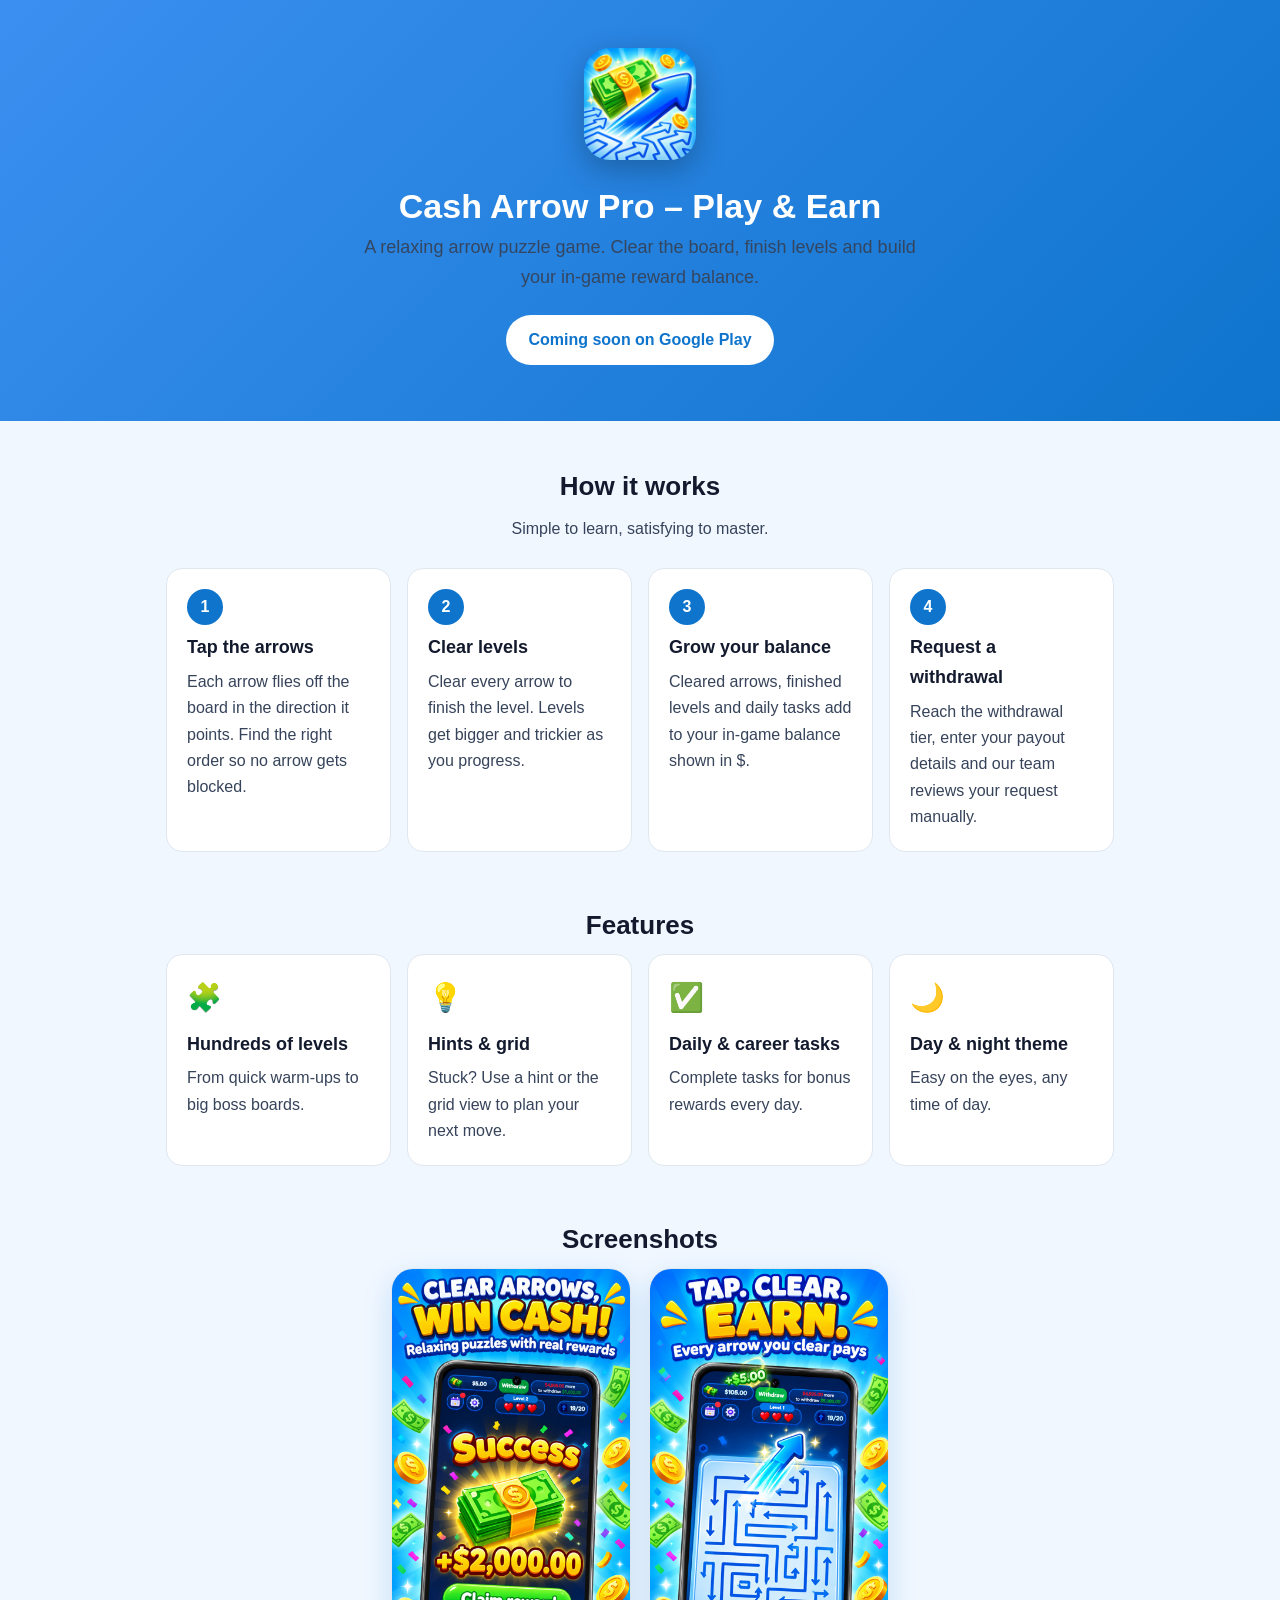
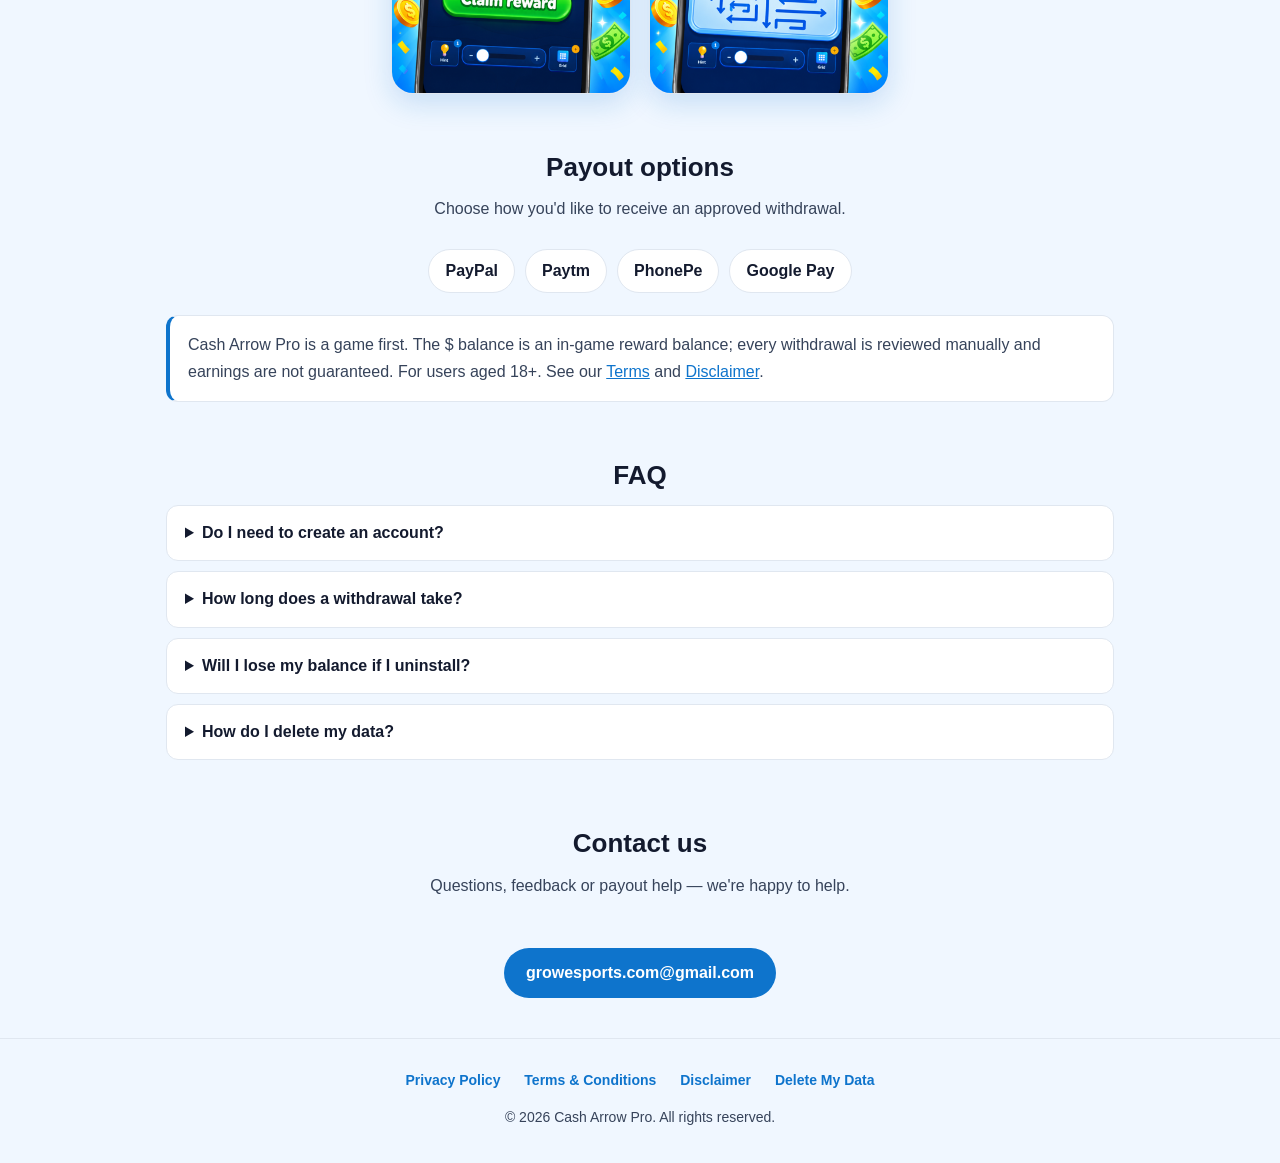
<file: index.html>
<!doctype html>
<html lang="en">
<head>
<meta charset="utf-8">
<meta name="viewport" content="width=device-width, initial-scale=1">
<title>Cash Arrow Pro – Play &amp; Earn</title>
<meta name="description" content="Cash Arrow Pro – Play & Earn: a relaxing arrow puzzle game. Clear arrows, finish levels, complete tasks and build your in-game reward balance.">
<link rel="icon" href="img/icon.png">
<link rel="stylesheet" href="style.css">
<style>
  .hero { background: linear-gradient(135deg, #3b8ff0, #0e74cc); color: #fff; padding: 48px 16px 56px; text-align: center; }
  .hero img.logo { width: 112px; height: 112px; border-radius: 26px; box-shadow: 0 10px 30px rgba(0,0,0,.25); }
  .hero h1 { margin: 18px 0 6px; font-size: 34px; line-height: 1.2; }
  .hero .tag { margin: 0 auto; max-width: 560px; font-size: 18px; opacity: .95; }
  .badge { display: inline-block; margin-top: 22px; padding: 12px 22px; border-radius: 999px; background: #fff; color: #0e74cc; font-weight: 700; }
  .wrap { max-width: 980px; margin: 0 auto; padding: 0 16px; }
  section { padding: 44px 0 8px; }
  section > h2 { text-align: center; font-size: 26px; margin: 0 0 8px; color: var(--ink); }
  section > .sub { text-align: center; margin: 0 auto 26px; max-width: 620px; }
  .grid { display: grid; gap: 16px; grid-template-columns: repeat(auto-fit, minmax(220px, 1fr)); }
  .card { background: var(--card); border: 1px solid var(--line); border-radius: 16px; padding: 20px; }
  .card h3 { margin: 8px 0 6px; font-size: 18px; color: var(--ink); }
  .card p { margin: 0; }
  .num { display: inline-grid; place-items: center; width: 36px; height: 36px; border-radius: 50%; background: #0e74cc; color: #fff; font-weight: 700; }
  .emoji { font-size: 28px; }
  .shots { display: flex; gap: 18px; justify-content: center; flex-wrap: wrap; }
  .shots img { width: 240px; max-width: 44vw; border-radius: 22px; border: 1px solid var(--line); box-shadow: 0 10px 28px rgba(14,116,204,.18); }
  .methods { display: flex; flex-wrap: wrap; gap: 10px; justify-content: center; }
  .methods span { background: var(--card); border: 1px solid var(--line); border-radius: 999px; padding: 8px 16px; font-weight: 600; color: var(--ink); }
  .note { background: var(--card); border: 1px solid var(--line); border-left: 4px solid #0e74cc; border-radius: 12px; padding: 16px 18px; margin-top: 22px; }
  details { background: var(--card); border: 1px solid var(--line); border-radius: 12px; padding: 14px 18px; margin-bottom: 10px; }
  summary { cursor: pointer; font-weight: 600; color: var(--ink); }
  details p { margin: 10px 0 0; }
  .contact { text-align: center; padding-bottom: 40px; }
  .site-footer { border-top: 1px solid var(--line); padding: 26px 16px 34px; text-align: center; font-size: 14px; color: var(--soft); }
  .site-footer .links a { display: inline-block; margin: 4px 10px; color: var(--primary); font-weight: 600; text-decoration: none; }
  .site-footer p { margin: 10px 0 0; }
</style>
</head>
<body>

<div class="hero">
  <img class="logo" src="img/icon.png" alt="Cash Arrow Pro icon">
  <h1>Cash Arrow Pro – Play &amp; Earn</h1>
  <p class="tag">A relaxing arrow puzzle game. Clear the board, finish levels and build your in-game reward balance.</p>
  <span class="badge">Coming soon on Google Play</span>
</div>

<div class="wrap">

  <section>
    <h2>How it works</h2>
    <p class="sub">Simple to learn, satisfying to master.</p>
    <div class="grid">
      <div class="card"><span class="num">1</span><h3>Tap the arrows</h3><p>Each arrow flies off the board in the direction it points. Find the right order so no arrow gets blocked.</p></div>
      <div class="card"><span class="num">2</span><h3>Clear levels</h3><p>Clear every arrow to finish the level. Levels get bigger and trickier as you progress.</p></div>
      <div class="card"><span class="num">3</span><h3>Grow your balance</h3><p>Cleared arrows, finished levels and daily tasks add to your in-game balance shown in $.</p></div>
      <div class="card"><span class="num">4</span><h3>Request a withdrawal</h3><p>Reach the withdrawal tier, enter your payout details and our team reviews your request manually.</p></div>
    </div>
  </section>

  <section>
    <h2>Features</h2>
    <div class="grid">
      <div class="card"><div class="emoji">🧩</div><h3>Hundreds of levels</h3><p>From quick warm-ups to big boss boards.</p></div>
      <div class="card"><div class="emoji">💡</div><h3>Hints &amp; grid</h3><p>Stuck? Use a hint or the grid view to plan your next move.</p></div>
      <div class="card"><div class="emoji">✅</div><h3>Daily &amp; career tasks</h3><p>Complete tasks for bonus rewards every day.</p></div>
      <div class="card"><div class="emoji">🌙</div><h3>Day &amp; night theme</h3><p>Easy on the eyes, any time of day.</p></div>
    </div>
  </section>

  <section>
    <h2>Screenshots</h2>
    <div class="shots">
      <img src="img/shot1.png" alt="Cash Arrow Pro gameplay screenshot" loading="lazy">
      <img src="img/shot2.png" alt="Cash Arrow Pro screenshot" loading="lazy">
    </div>
  </section>

  <section>
    <h2>Payout options</h2>
    <p class="sub">Choose how you'd like to receive an approved withdrawal.</p>
    <div class="methods"><span>PayPal</span><span>Paytm</span><span>PhonePe</span><span>Google Pay</span></div>
    <div class="note"><p style="margin:0">Cash Arrow Pro is a game first. The $ balance is an in-game reward balance; every withdrawal is reviewed manually and earnings are not guaranteed. For users aged 18+. See our <a href="terms.html">Terms</a> and <a href="disclaimer.html">Disclaimer</a>.</p></div>
  </section>

  <section>
    <h2>FAQ</h2>
    <details><summary>Do I need to create an account?</summary><p>No. There is no login. Your progress is saved on your device and you get a User ID (Settings → User ID).</p></details>
    <details><summary>How long does a withdrawal take?</summary><p>Each request is reviewed by our team before payment, so it can take some time. We'll contact you on the email you entered if we need anything.</p></details>
    <details><summary>Will I lose my balance if I uninstall?</summary><p>Yes. Your balance is stored on your device, so uninstalling or clearing app data removes it.</p></details>
    <details><summary>How do I delete my data?</summary><p>Follow the steps on our <a href="delete-data.html">Delete My Data</a> page.</p></details>
  </section>

  <section class="contact">
    <h2>Contact us</h2>
    <p class="sub">Questions, feedback or payout help — we're happy to help.</p>
    <a class="badge" style="background:#0e74cc;color:#fff;text-decoration:none" href="mailto:growesports.com@gmail.com">growesports.com@gmail.com</a>
  </section>

</div>

<footer class="site-footer">
  <div class="links">
    <a href="privacy.html">Privacy Policy</a>
    <a href="terms.html">Terms &amp; Conditions</a>
    <a href="disclaimer.html">Disclaimer</a>
    <a href="delete-data.html">Delete My Data</a>
  </div>
  <p>© 2026 Cash Arrow Pro. All rights reserved.</p>
</footer>

</body>
</html>
</file>
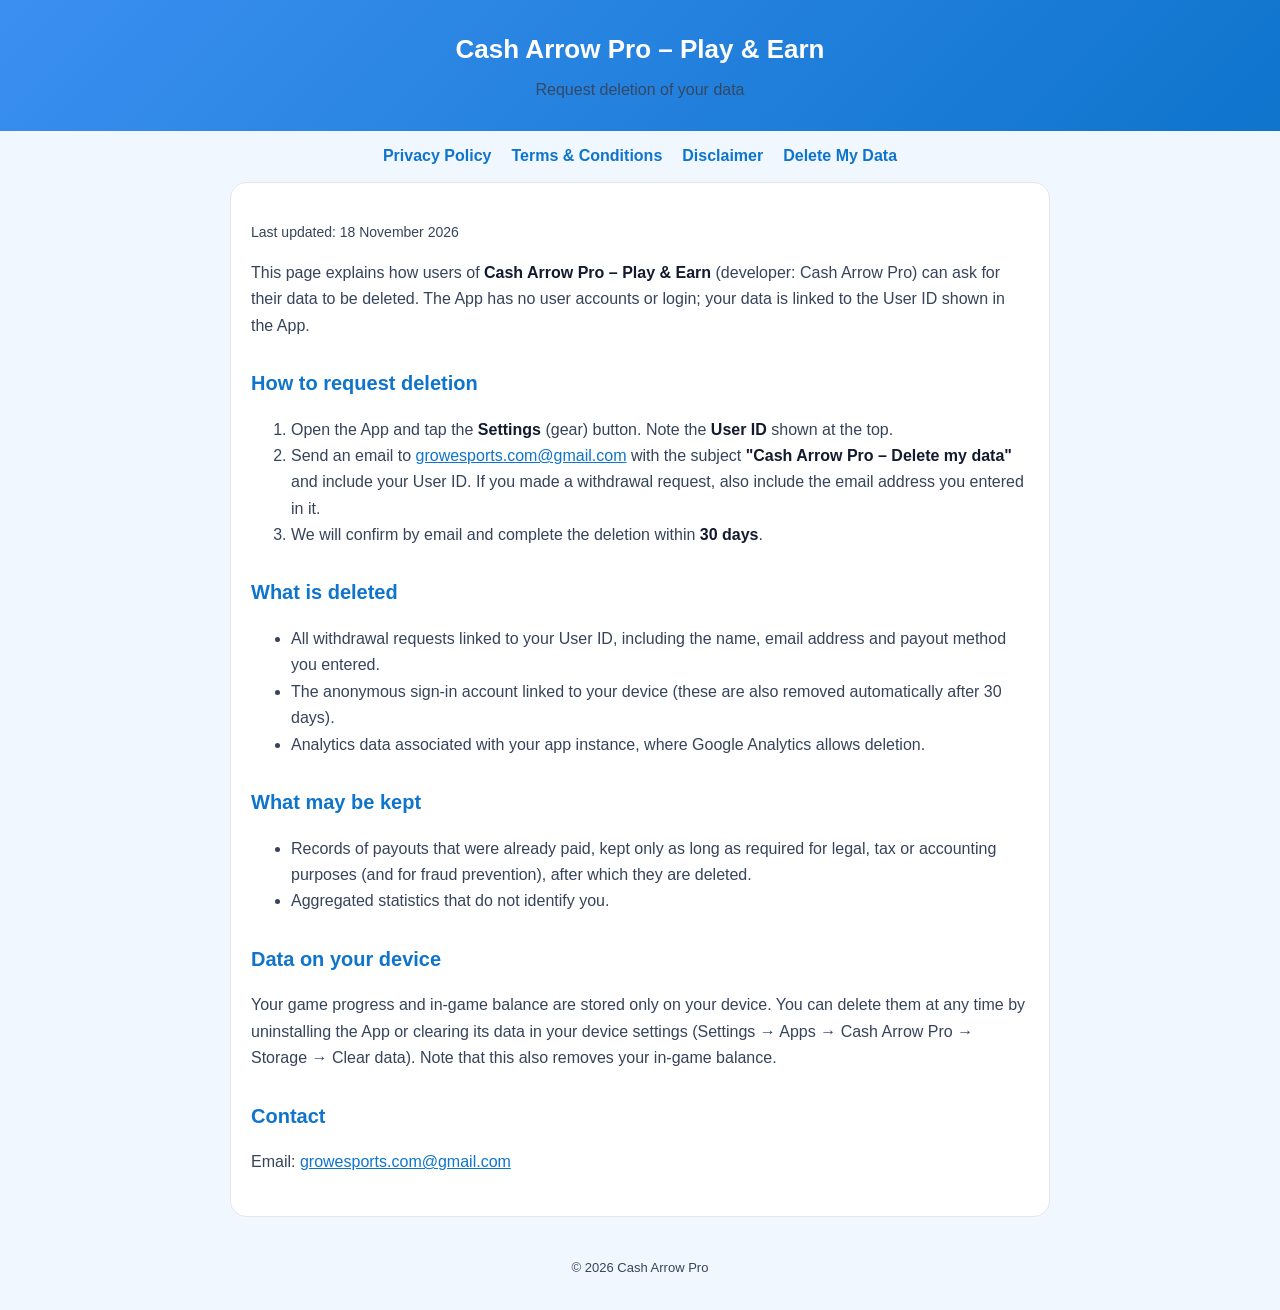
<file: delete-data.html>
<!doctype html>
<html lang="en">
<head>
<meta charset="utf-8">
<meta name="viewport" content="width=device-width, initial-scale=1">
<title>Delete Your Data – Cash Arrow Pro</title>
<link rel="stylesheet" href="style.css">
</head>
<body>
<header>
  <h1>Cash Arrow Pro – Play &amp; Earn</h1>
  <p>Request deletion of your data</p>
</header>
<nav><a href="privacy.html">Privacy Policy</a><a href="terms.html">Terms &amp; Conditions</a><a href="disclaimer.html">Disclaimer</a><a href="delete-data.html">Delete My Data</a></nav>
<main>
<p class="updated">Last updated: 18 November 2026</p>

<p>This page explains how users of <strong>Cash Arrow Pro – Play &amp; Earn</strong> (developer: Cash Arrow Pro) can ask for their data to be deleted. The App has no user accounts or login; your data is linked to the User ID shown in the App.</p>

<h2>How to request deletion</h2>
<ol>
  <li>Open the App and tap the <strong>Settings</strong> (gear) button. Note the <strong>User ID</strong> shown at the top.</li>
  <li>Send an email to <a href="mailto:growesports.com@gmail.com?subject=Cash%20Arrow%20Pro%20-%20Delete%20my%20data">growesports.com@gmail.com</a> with the subject <strong>"Cash Arrow Pro – Delete my data"</strong> and include your User ID. If you made a withdrawal request, also include the email address you entered in it.</li>
  <li>We will confirm by email and complete the deletion within <strong>30 days</strong>.</li>
</ol>

<h2>What is deleted</h2>
<ul>
  <li>All withdrawal requests linked to your User ID, including the name, email address and payout method you entered.</li>
  <li>The anonymous sign-in account linked to your device (these are also removed automatically after 30 days).</li>
  <li>Analytics data associated with your app instance, where Google Analytics allows deletion.</li>
</ul>

<h2>What may be kept</h2>
<ul>
  <li>Records of payouts that were already paid, kept only as long as required for legal, tax or accounting purposes (and for fraud prevention), after which they are deleted.</li>
  <li>Aggregated statistics that do not identify you.</li>
</ul>

<h2>Data on your device</h2>
<p>Your game progress and in-game balance are stored only on your device. You can delete them at any time by uninstalling the App or clearing its data in your device settings (Settings → Apps → Cash Arrow Pro → Storage → Clear data). Note that this also removes your in-game balance.</p>

<h2>Contact</h2>
<p>Email: <a href="mailto:growesports.com@gmail.com">growesports.com@gmail.com</a></p>
</main>
<footer>© 2026 Cash Arrow Pro</footer>
</body>
</html>
</file>
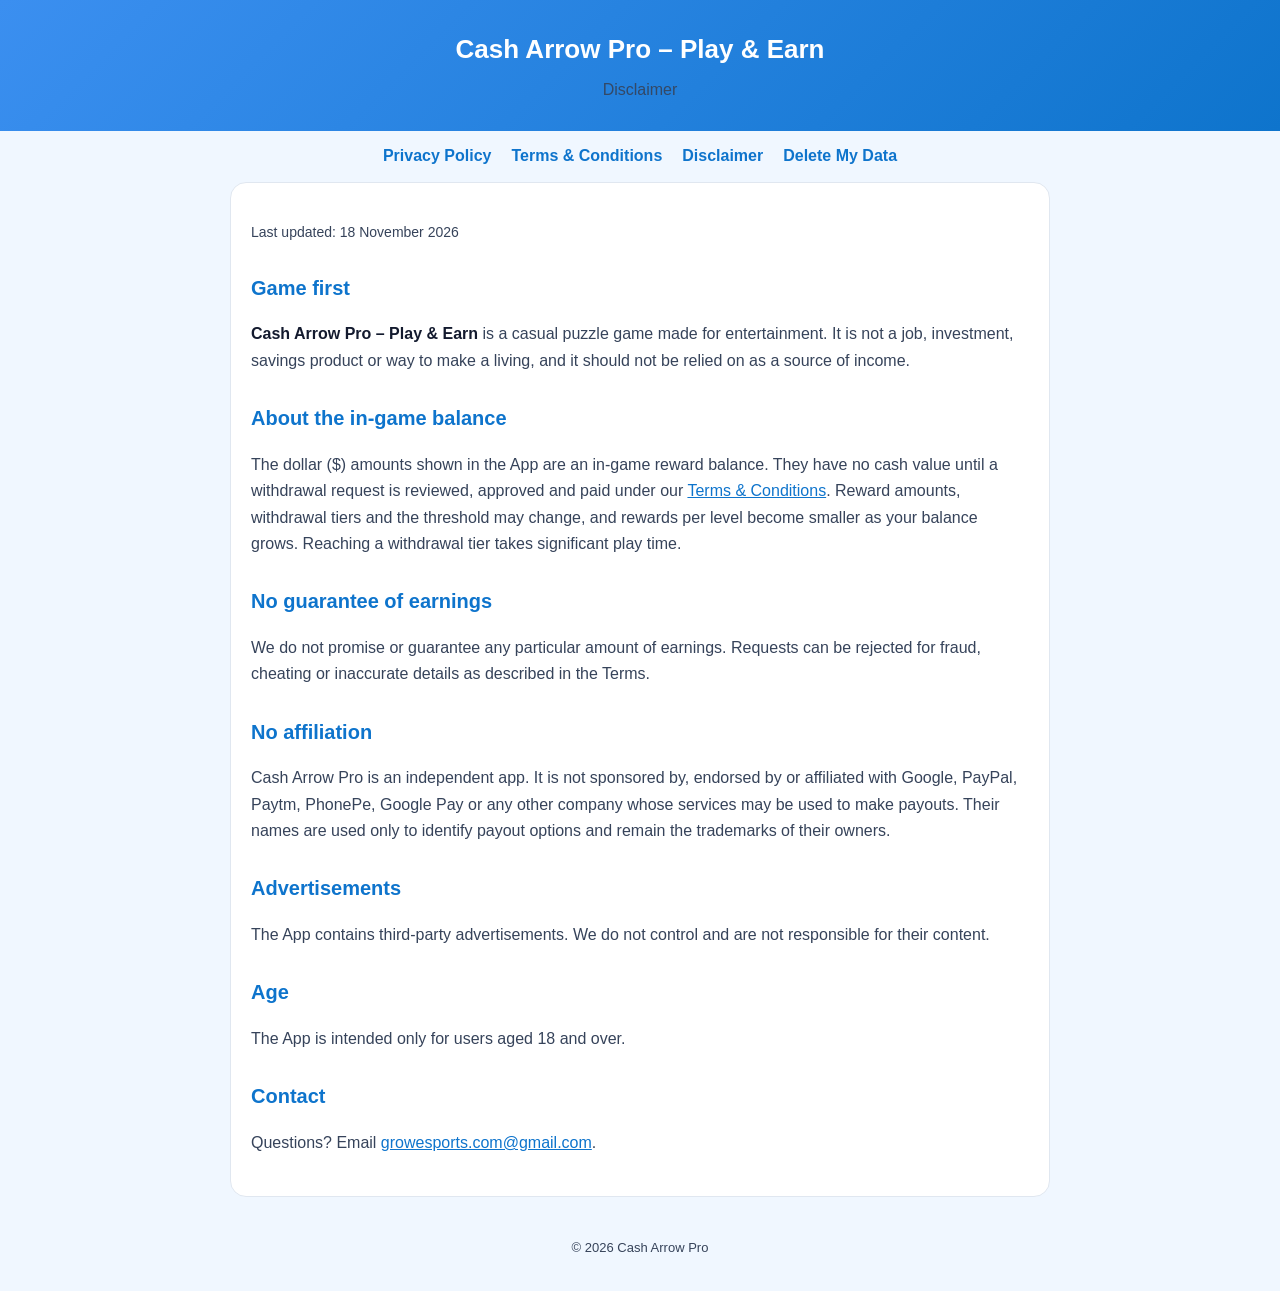
<file: disclaimer.html>
<!doctype html>
<html lang="en">
<head>
<meta charset="utf-8">
<meta name="viewport" content="width=device-width, initial-scale=1">
<title>Disclaimer – Cash Arrow Pro</title>
<link rel="stylesheet" href="style.css">
</head>
<body>
<header>
  <h1>Cash Arrow Pro – Play &amp; Earn</h1>
  <p>Disclaimer</p>
</header>
<nav><a href="privacy.html">Privacy Policy</a><a href="terms.html">Terms &amp; Conditions</a><a href="disclaimer.html">Disclaimer</a><a href="delete-data.html">Delete My Data</a></nav>
<main>
<p class="updated">Last updated: 18 November 2026</p>

<h2>Game first</h2>
<p><strong>Cash Arrow Pro – Play &amp; Earn</strong> is a casual puzzle game made for entertainment. It is not a job, investment, savings product or way to make a living, and it should not be relied on as a source of income.</p>

<h2>About the in-game balance</h2>
<p>The dollar ($) amounts shown in the App are an in-game reward balance. They have no cash value until a withdrawal request is reviewed, approved and paid under our <a href="terms.html">Terms &amp; Conditions</a>. Reward amounts, withdrawal tiers and the threshold may change, and rewards per level become smaller as your balance grows. Reaching a withdrawal tier takes significant play time.</p>

<h2>No guarantee of earnings</h2>
<p>We do not promise or guarantee any particular amount of earnings. Requests can be rejected for fraud, cheating or inaccurate details as described in the Terms.</p>

<h2>No affiliation</h2>
<p>Cash Arrow Pro is an independent app. It is not sponsored by, endorsed by or affiliated with Google, PayPal, Paytm, PhonePe, Google Pay or any other company whose services may be used to make payouts. Their names are used only to identify payout options and remain the trademarks of their owners.</p>

<h2>Advertisements</h2>
<p>The App contains third-party advertisements. We do not control and are not responsible for their content.</p>

<h2>Age</h2>
<p>The App is intended only for users aged 18 and over.</p>

<h2>Contact</h2>
<p>Questions? Email <a href="mailto:growesports.com@gmail.com">growesports.com@gmail.com</a>.</p>
</main>
<footer>© 2026 Cash Arrow Pro</footer>
</body>
</html>
</file>
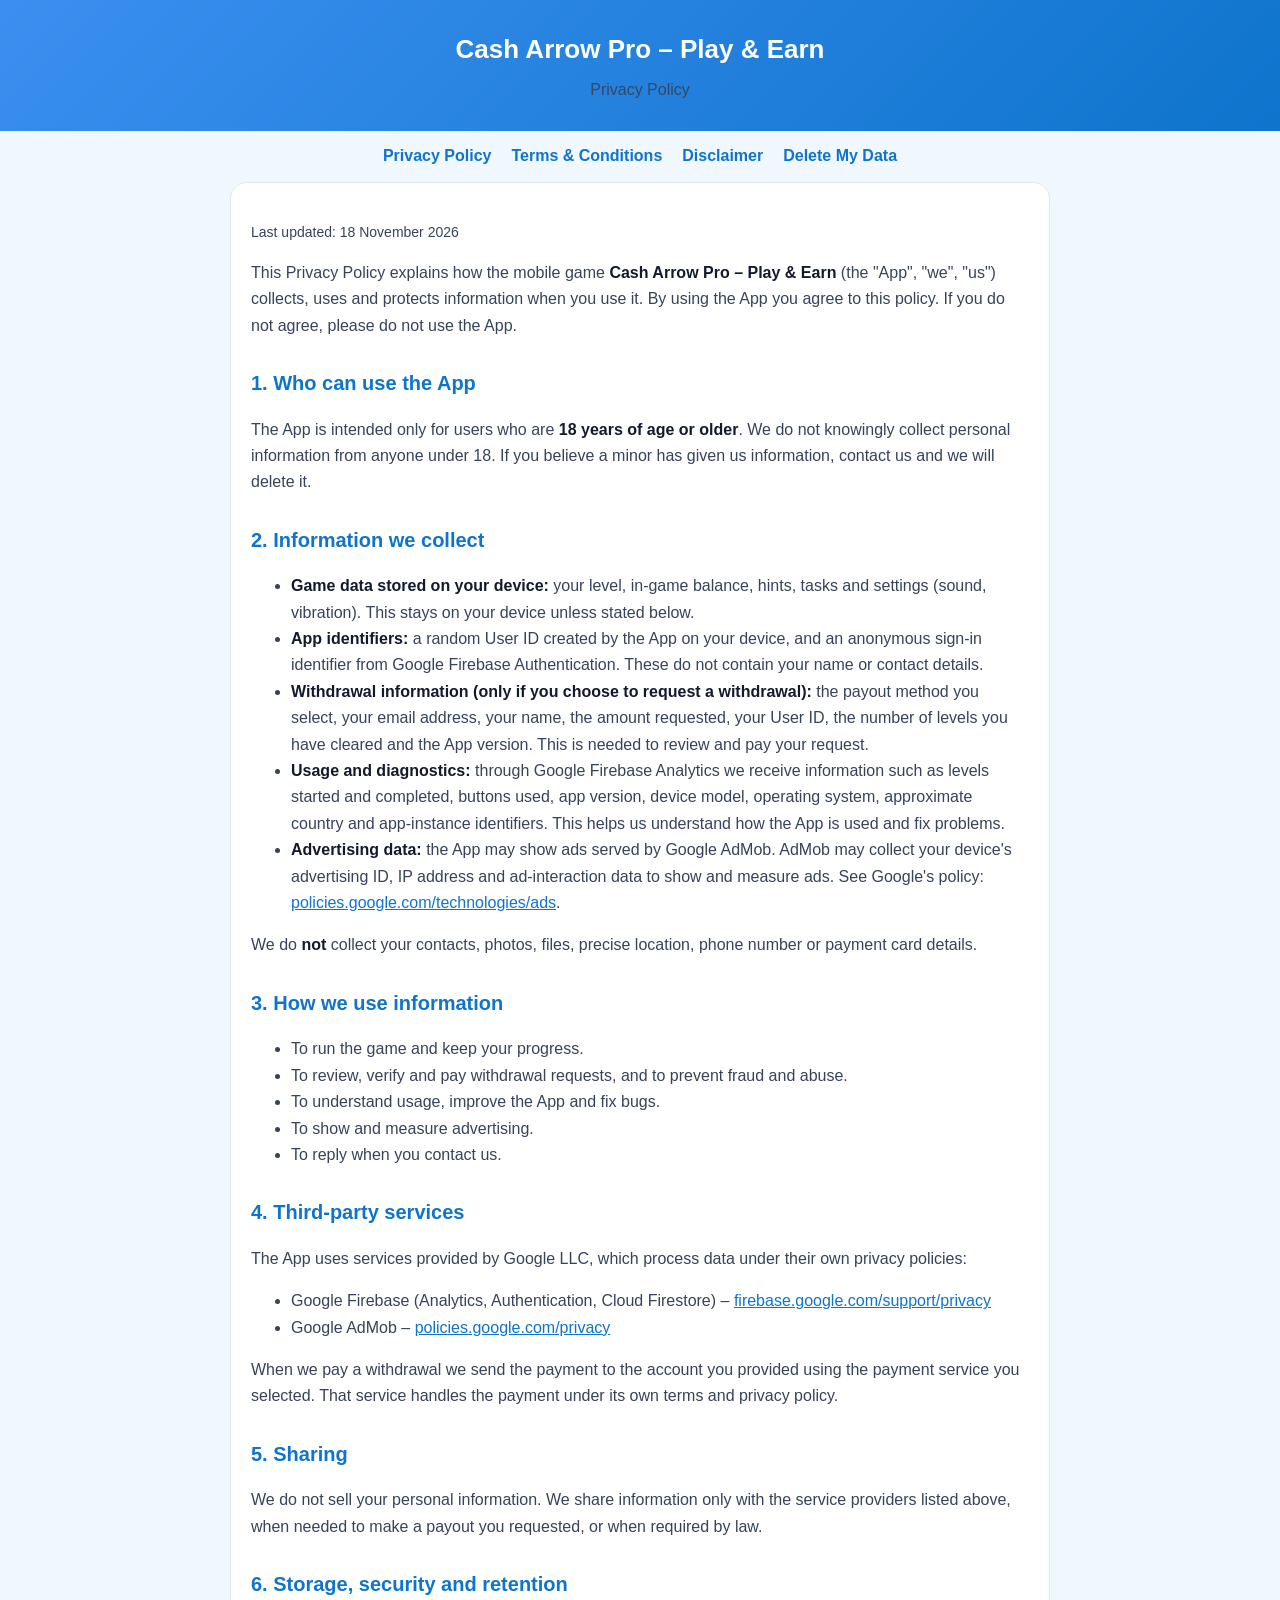
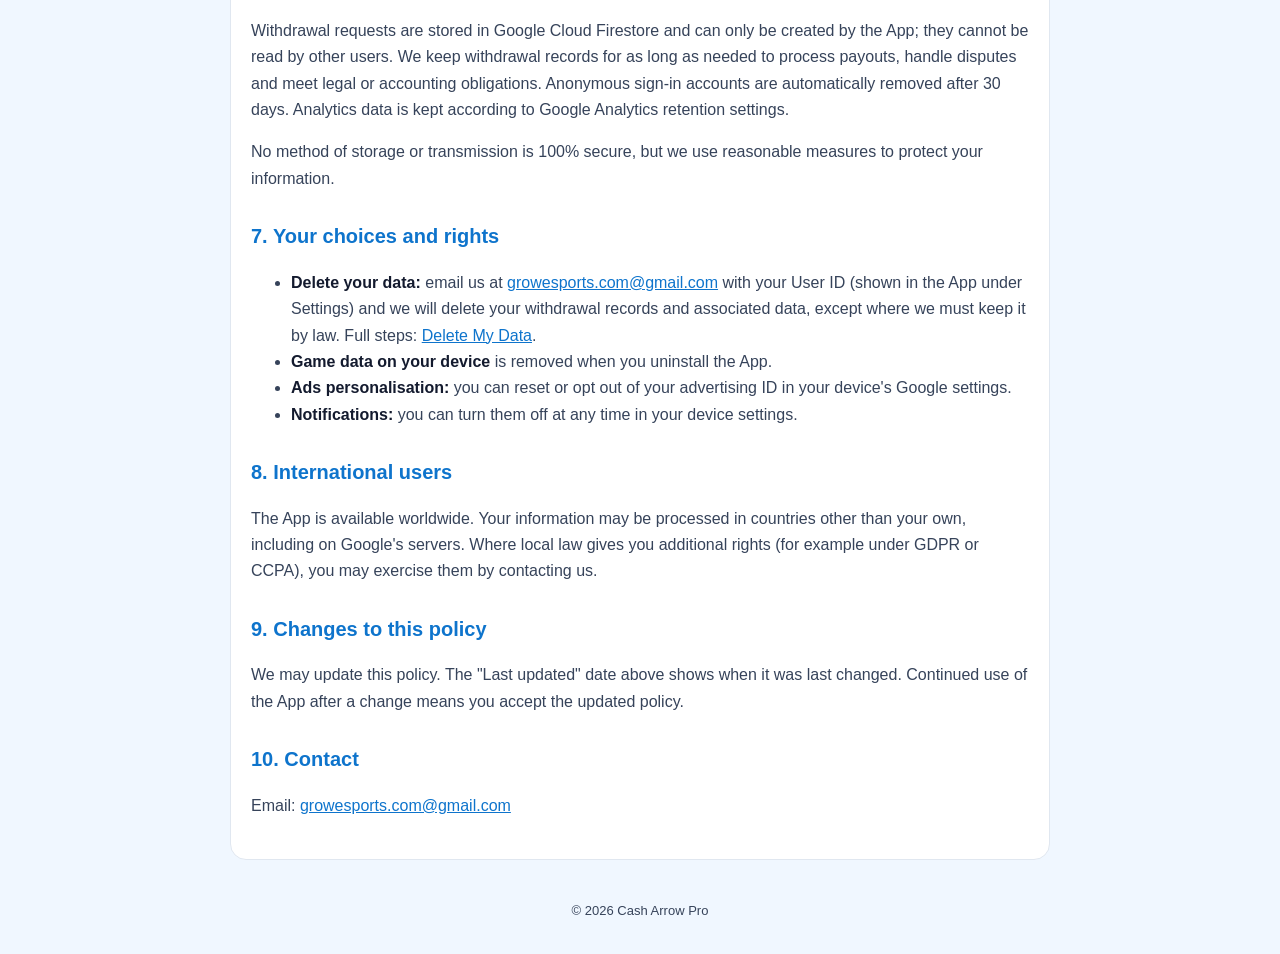
<file: privacy.html>
<!doctype html>
<html lang="en">
<head>
<meta charset="utf-8">
<meta name="viewport" content="width=device-width, initial-scale=1">
<title>Privacy Policy – Cash Arrow Pro</title>
<link rel="stylesheet" href="style.css">
</head>
<body>
<header>
  <h1>Cash Arrow Pro – Play &amp; Earn</h1>
  <p>Privacy Policy</p>
</header>
<nav><a href="privacy.html">Privacy Policy</a><a href="terms.html">Terms &amp; Conditions</a><a href="disclaimer.html">Disclaimer</a><a href="delete-data.html">Delete My Data</a></nav>
<main>
<p class="updated">Last updated: 18 November 2026</p>

<p>This Privacy Policy explains how the mobile game <strong>Cash Arrow Pro – Play &amp; Earn</strong> (the "App", "we", "us") collects, uses and protects information when you use it. By using the App you agree to this policy. If you do not agree, please do not use the App.</p>

<h2>1. Who can use the App</h2>
<p>The App is intended only for users who are <strong>18 years of age or older</strong>. We do not knowingly collect personal information from anyone under 18. If you believe a minor has given us information, contact us and we will delete it.</p>

<h2>2. Information we collect</h2>
<ul>
  <li><strong>Game data stored on your device:</strong> your level, in-game balance, hints, tasks and settings (sound, vibration). This stays on your device unless stated below.</li>
  <li><strong>App identifiers:</strong> a random User ID created by the App on your device, and an anonymous sign-in identifier from Google Firebase Authentication. These do not contain your name or contact details.</li>
  <li><strong>Withdrawal information (only if you choose to request a withdrawal):</strong> the payout method you select, your email address, your name, the amount requested, your User ID, the number of levels you have cleared and the App version. This is needed to review and pay your request.</li>
  <li><strong>Usage and diagnostics:</strong> through Google Firebase Analytics we receive information such as levels started and completed, buttons used, app version, device model, operating system, approximate country and app-instance identifiers. This helps us understand how the App is used and fix problems.</li>
  <li><strong>Advertising data:</strong> the App may show ads served by Google AdMob. AdMob may collect your device's advertising ID, IP address and ad-interaction data to show and measure ads. See Google's policy: <a href="https://policies.google.com/technologies/ads" target="_blank" rel="noopener">policies.google.com/technologies/ads</a>.</li>
</ul>
<p>We do <strong>not</strong> collect your contacts, photos, files, precise location, phone number or payment card details.</p>

<h2>3. How we use information</h2>
<ul>
  <li>To run the game and keep your progress.</li>
  <li>To review, verify and pay withdrawal requests, and to prevent fraud and abuse.</li>
  <li>To understand usage, improve the App and fix bugs.</li>
  <li>To show and measure advertising.</li>
  <li>To reply when you contact us.</li>
</ul>

<h2>4. Third-party services</h2>
<p>The App uses services provided by Google LLC, which process data under their own privacy policies:</p>
<ul>
  <li>Google Firebase (Analytics, Authentication, Cloud Firestore) – <a href="https://firebase.google.com/support/privacy" target="_blank" rel="noopener">firebase.google.com/support/privacy</a></li>
  <li>Google AdMob – <a href="https://policies.google.com/privacy" target="_blank" rel="noopener">policies.google.com/privacy</a></li>
</ul>
<p>When we pay a withdrawal we send the payment to the account you provided using the payment service you selected. That service handles the payment under its own terms and privacy policy.</p>

<h2>5. Sharing</h2>
<p>We do not sell your personal information. We share information only with the service providers listed above, when needed to make a payout you requested, or when required by law.</p>

<h2>6. Storage, security and retention</h2>
<p>Withdrawal requests are stored in Google Cloud Firestore and can only be created by the App; they cannot be read by other users. We keep withdrawal records for as long as needed to process payouts, handle disputes and meet legal or accounting obligations. Anonymous sign-in accounts are automatically removed after 30 days. Analytics data is kept according to Google Analytics retention settings.</p>
<p>No method of storage or transmission is 100% secure, but we use reasonable measures to protect your information.</p>

<h2>7. Your choices and rights</h2>
<ul>
  <li><strong>Delete your data:</strong> email us at <a href="mailto:growesports.com@gmail.com">growesports.com@gmail.com</a> with your User ID (shown in the App under Settings) and we will delete your withdrawal records and associated data, except where we must keep it by law. Full steps: <a href="delete-data.html">Delete My Data</a>.</li>
  <li><strong>Game data on your device</strong> is removed when you uninstall the App.</li>
  <li><strong>Ads personalisation:</strong> you can reset or opt out of your advertising ID in your device's Google settings.</li>
  <li><strong>Notifications:</strong> you can turn them off at any time in your device settings.</li>
</ul>

<h2>8. International users</h2>
<p>The App is available worldwide. Your information may be processed in countries other than your own, including on Google's servers. Where local law gives you additional rights (for example under GDPR or CCPA), you may exercise them by contacting us.</p>

<h2>9. Changes to this policy</h2>
<p>We may update this policy. The "Last updated" date above shows when it was last changed. Continued use of the App after a change means you accept the updated policy.</p>

<h2>10. Contact</h2>
<p>Email: <a href="mailto:growesports.com@gmail.com">growesports.com@gmail.com</a></p>
</main>
<footer>© 2026 Cash Arrow Pro</footer>
</body>
</html>
</file>
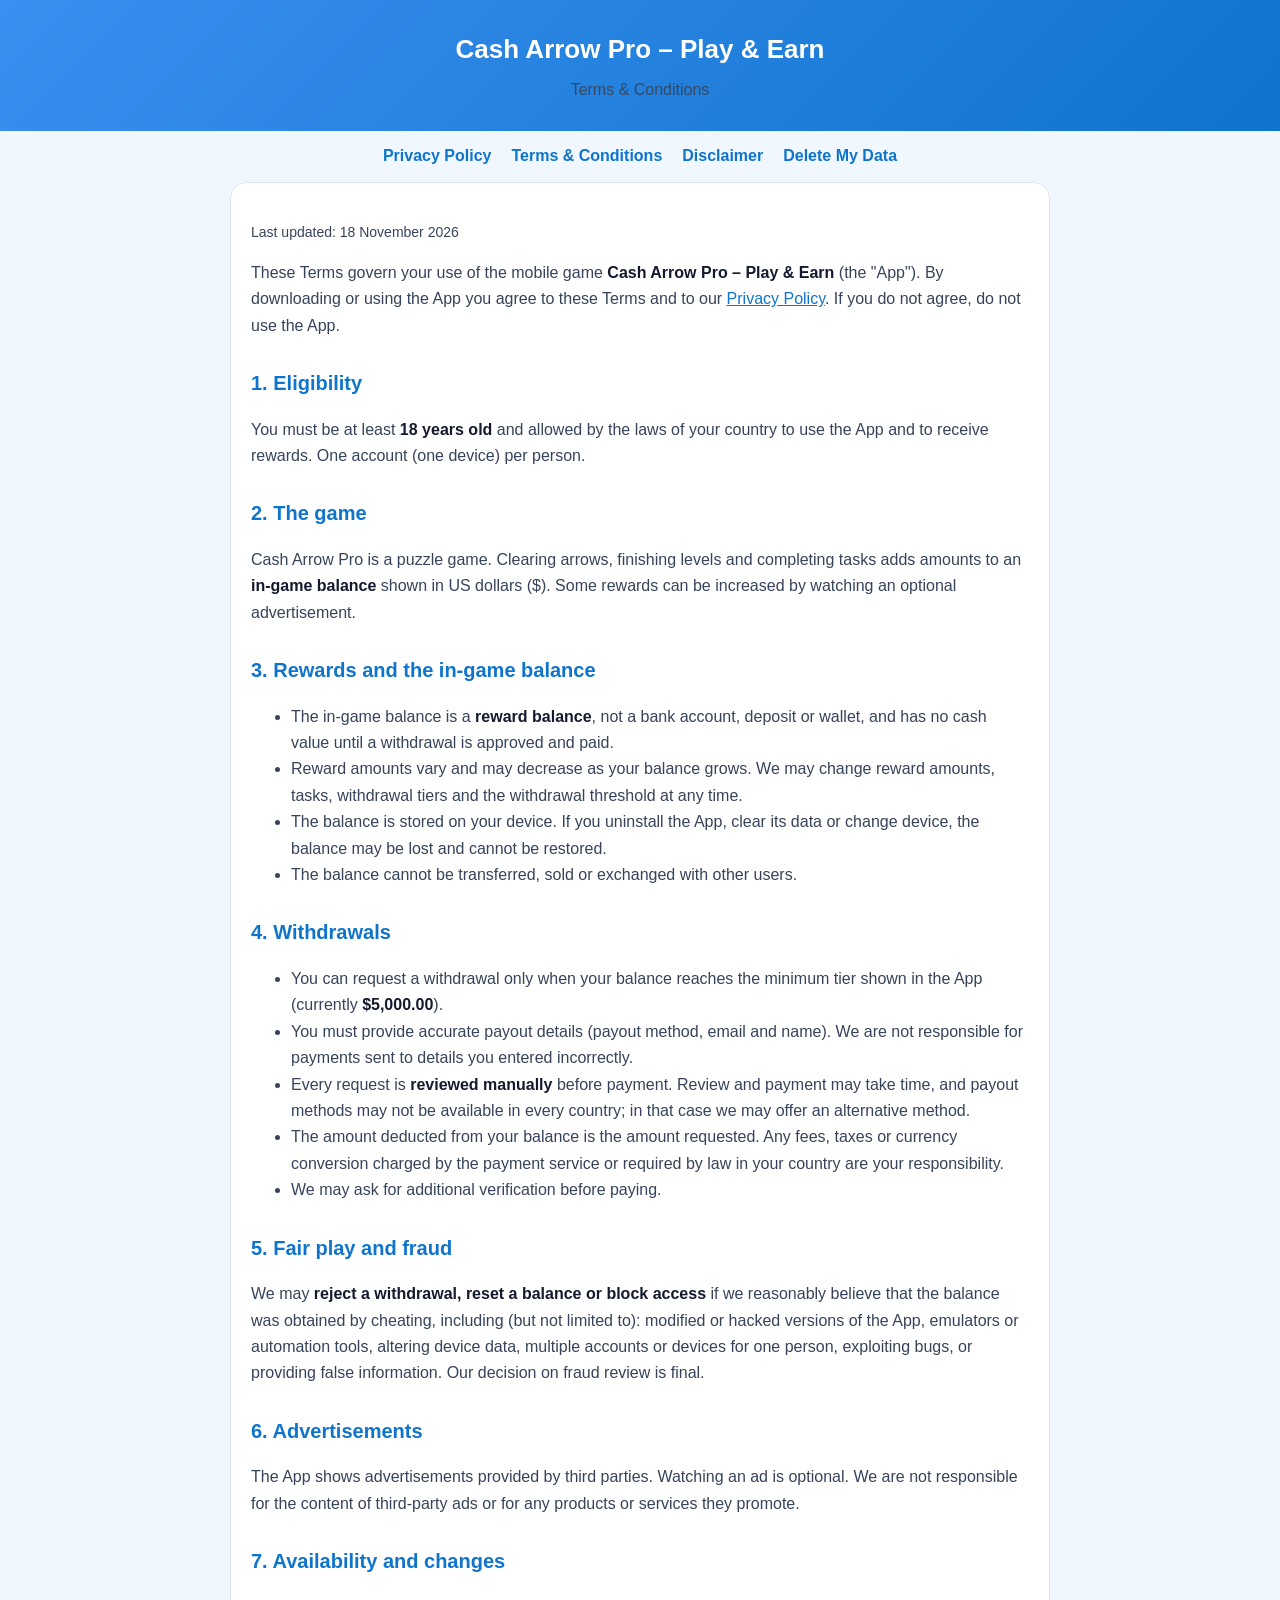
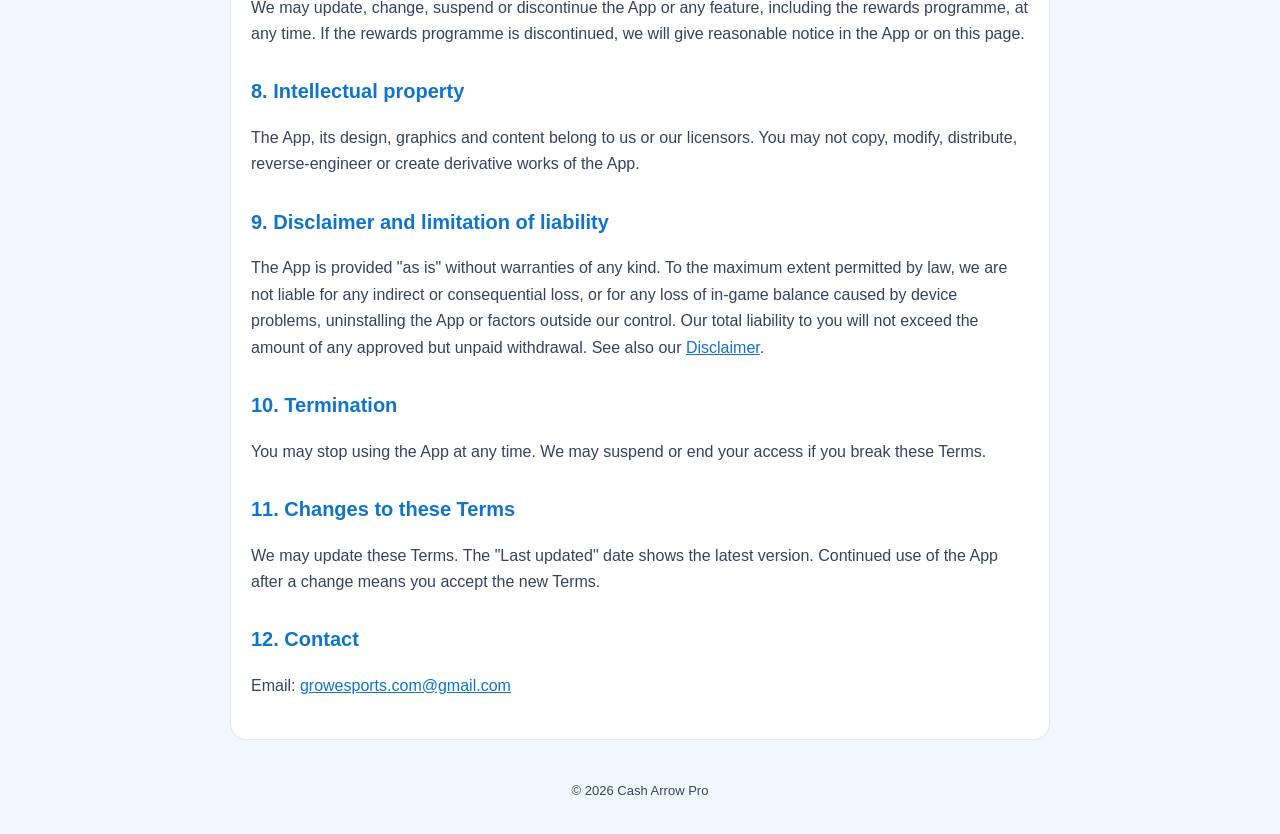
<file: terms.html>
<!doctype html>
<html lang="en">
<head>
<meta charset="utf-8">
<meta name="viewport" content="width=device-width, initial-scale=1">
<title>Terms &amp; Conditions – Cash Arrow Pro</title>
<link rel="stylesheet" href="style.css">
</head>
<body>
<header>
  <h1>Cash Arrow Pro – Play &amp; Earn</h1>
  <p>Terms &amp; Conditions</p>
</header>
<nav><a href="privacy.html">Privacy Policy</a><a href="terms.html">Terms &amp; Conditions</a><a href="disclaimer.html">Disclaimer</a><a href="delete-data.html">Delete My Data</a></nav>
<main>
<p class="updated">Last updated: 18 November 2026</p>

<p>These Terms govern your use of the mobile game <strong>Cash Arrow Pro – Play &amp; Earn</strong> (the "App"). By downloading or using the App you agree to these Terms and to our <a href="privacy.html">Privacy Policy</a>. If you do not agree, do not use the App.</p>

<h2>1. Eligibility</h2>
<p>You must be at least <strong>18 years old</strong> and allowed by the laws of your country to use the App and to receive rewards. One account (one device) per person.</p>

<h2>2. The game</h2>
<p>Cash Arrow Pro is a puzzle game. Clearing arrows, finishing levels and completing tasks adds amounts to an <strong>in-game balance</strong> shown in US dollars ($). Some rewards can be increased by watching an optional advertisement.</p>

<h2>3. Rewards and the in-game balance</h2>
<ul>
  <li>The in-game balance is a <strong>reward balance</strong>, not a bank account, deposit or wallet, and has no cash value until a withdrawal is approved and paid.</li>
  <li>Reward amounts vary and may decrease as your balance grows. We may change reward amounts, tasks, withdrawal tiers and the withdrawal threshold at any time.</li>
  <li>The balance is stored on your device. If you uninstall the App, clear its data or change device, the balance may be lost and cannot be restored.</li>
  <li>The balance cannot be transferred, sold or exchanged with other users.</li>
</ul>

<h2>4. Withdrawals</h2>
<ul>
  <li>You can request a withdrawal only when your balance reaches the minimum tier shown in the App (currently <strong>$5,000.00</strong>).</li>
  <li>You must provide accurate payout details (payout method, email and name). We are not responsible for payments sent to details you entered incorrectly.</li>
  <li>Every request is <strong>reviewed manually</strong> before payment. Review and payment may take time, and payout methods may not be available in every country; in that case we may offer an alternative method.</li>
  <li>The amount deducted from your balance is the amount requested. Any fees, taxes or currency conversion charged by the payment service or required by law in your country are your responsibility.</li>
  <li>We may ask for additional verification before paying.</li>
</ul>

<h2>5. Fair play and fraud</h2>
<p>We may <strong>reject a withdrawal, reset a balance or block access</strong> if we reasonably believe that the balance was obtained by cheating, including (but not limited to): modified or hacked versions of the App, emulators or automation tools, altering device data, multiple accounts or devices for one person, exploiting bugs, or providing false information. Our decision on fraud review is final.</p>

<h2>6. Advertisements</h2>
<p>The App shows advertisements provided by third parties. Watching an ad is optional. We are not responsible for the content of third-party ads or for any products or services they promote.</p>

<h2>7. Availability and changes</h2>
<p>We may update, change, suspend or discontinue the App or any feature, including the rewards programme, at any time. If the rewards programme is discontinued, we will give reasonable notice in the App or on this page.</p>

<h2>8. Intellectual property</h2>
<p>The App, its design, graphics and content belong to us or our licensors. You may not copy, modify, distribute, reverse-engineer or create derivative works of the App.</p>

<h2>9. Disclaimer and limitation of liability</h2>
<p>The App is provided "as is" without warranties of any kind. To the maximum extent permitted by law, we are not liable for any indirect or consequential loss, or for any loss of in-game balance caused by device problems, uninstalling the App or factors outside our control. Our total liability to you will not exceed the amount of any approved but unpaid withdrawal. See also our <a href="disclaimer.html">Disclaimer</a>.</p>

<h2>10. Termination</h2>
<p>You may stop using the App at any time. We may suspend or end your access if you break these Terms.</p>

<h2>11. Changes to these Terms</h2>
<p>We may update these Terms. The "Last updated" date shows the latest version. Continued use of the App after a change means you accept the new Terms.</p>

<h2>12. Contact</h2>
<p>Email: <a href="mailto:growesports.com@gmail.com">growesports.com@gmail.com</a></p>
</main>
<footer>© 2026 Cash Arrow Pro</footer>
</body>
</html>
</file>
<file: style.css>
:root {
  --bg: #f0f7ff;
  --card: #ffffff;
  --ink: #131a2e;
  --soft: #36435a;
  --primary: #0e74cc;
  --line: #e0e7f0;
}
@media (prefers-color-scheme: dark) {
  :root {
    --bg: #0b1430;
    --card: #131f44;
    --ink: #eef3ff;
    --soft: #b9c6e6;
    --primary: #6cb4ff;
    --line: #26386b;
  }
}
* { box-sizing: border-box; }
body {
  margin: 0;
  background: var(--bg);
  color: var(--ink);
  font: 16px/1.65 -apple-system, BlinkMacSystemFont, "Segoe UI", Roboto, Helvetica, Arial, sans-serif;
}
header {
  background: linear-gradient(135deg, #3b8ff0, #0e74cc);
  color: #fff;
  padding: 28px 16px;
  text-align: center;
}
header h1 { margin: 0; font-size: 26px; }
header p { margin: 6px 0 0; opacity: .9; }
nav { text-align: center; padding: 12px 16px; }
nav a { color: var(--primary); margin: 0 10px; font-weight: 600; text-decoration: none; }
main {
  max-width: 820px;
  margin: 0 auto 40px;
  padding: 24px 20px;
  background: var(--card);
  border: 1px solid var(--line);
  border-radius: 16px;
}
@media (max-width: 860px) { main { margin: 0 16px 40px; } }
h2 { color: var(--primary); margin-top: 28px; font-size: 20px; }
p, li { color: var(--soft); }
strong { color: var(--ink); }
a { color: var(--primary); }
.updated { font-size: 14px; color: var(--soft); }
footer { text-align: center; font-size: 13px; color: var(--soft); padding: 0 16px 32px; }
</file>
